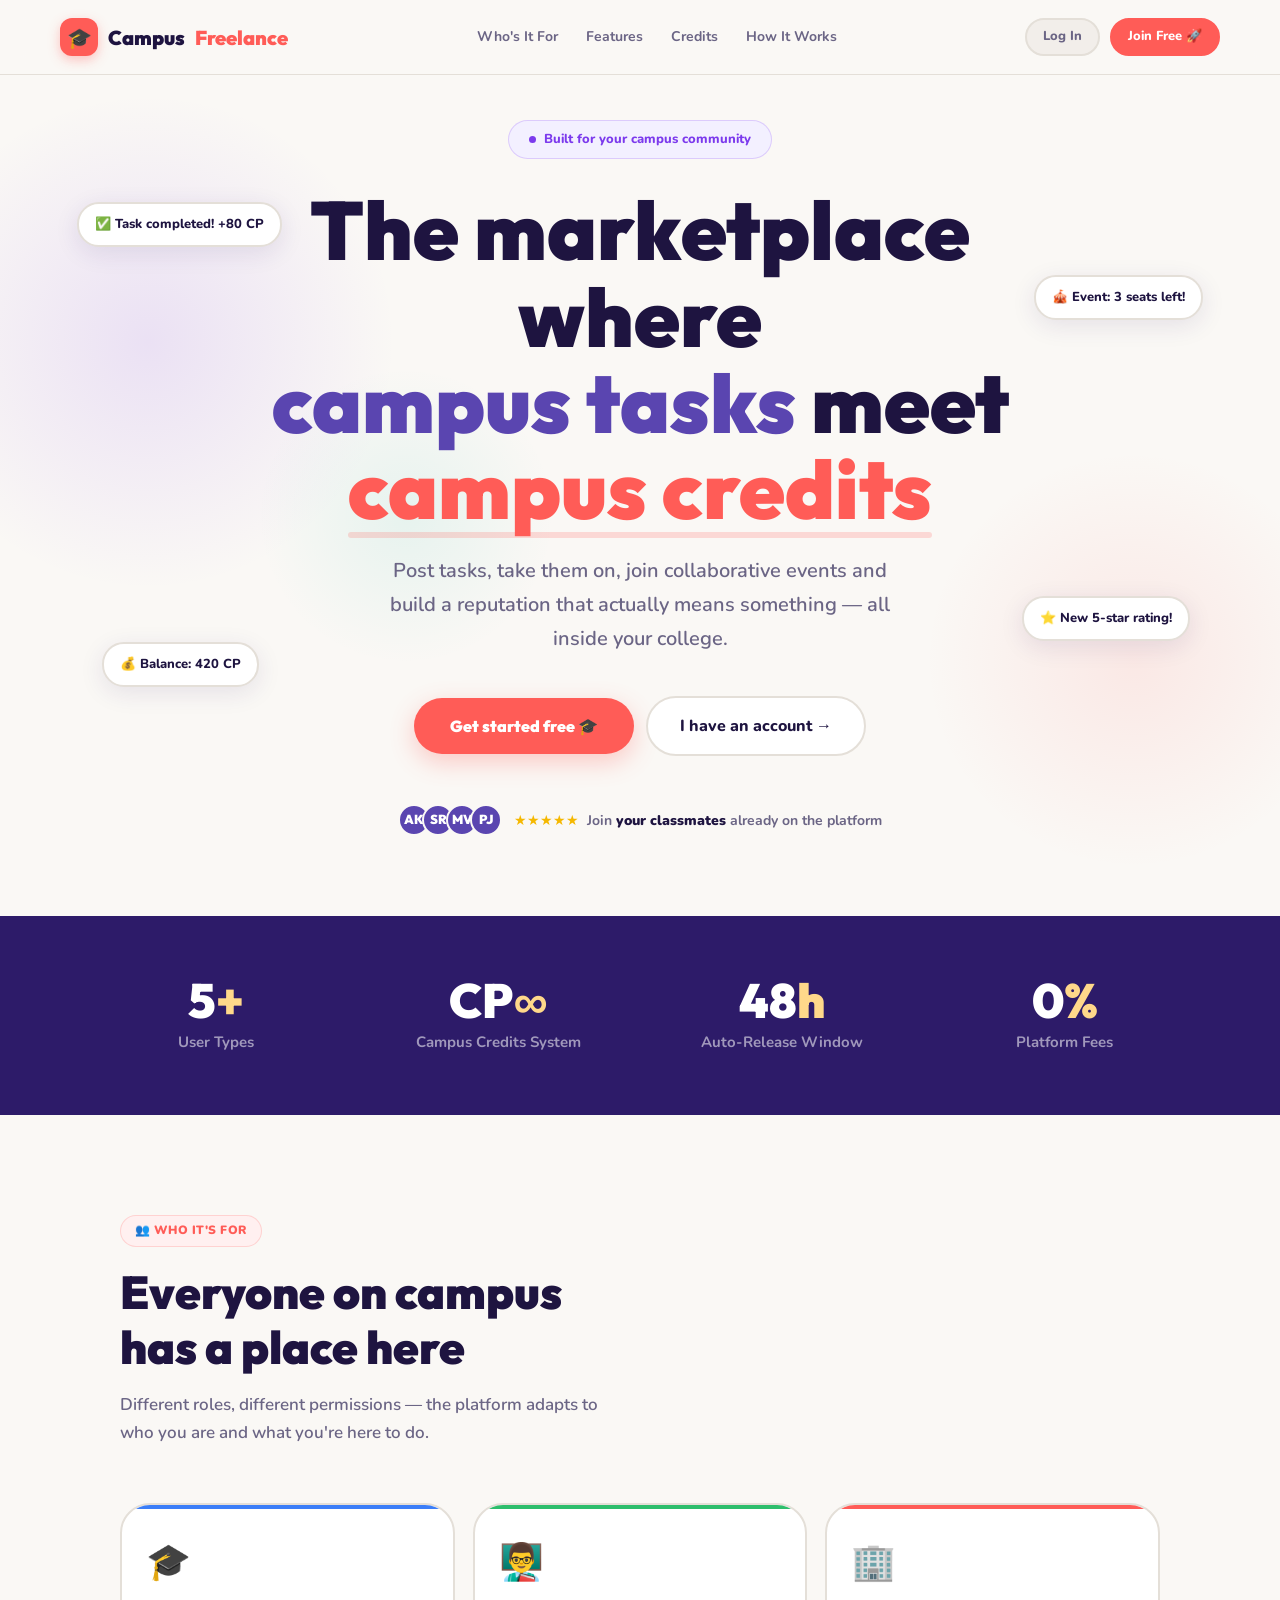
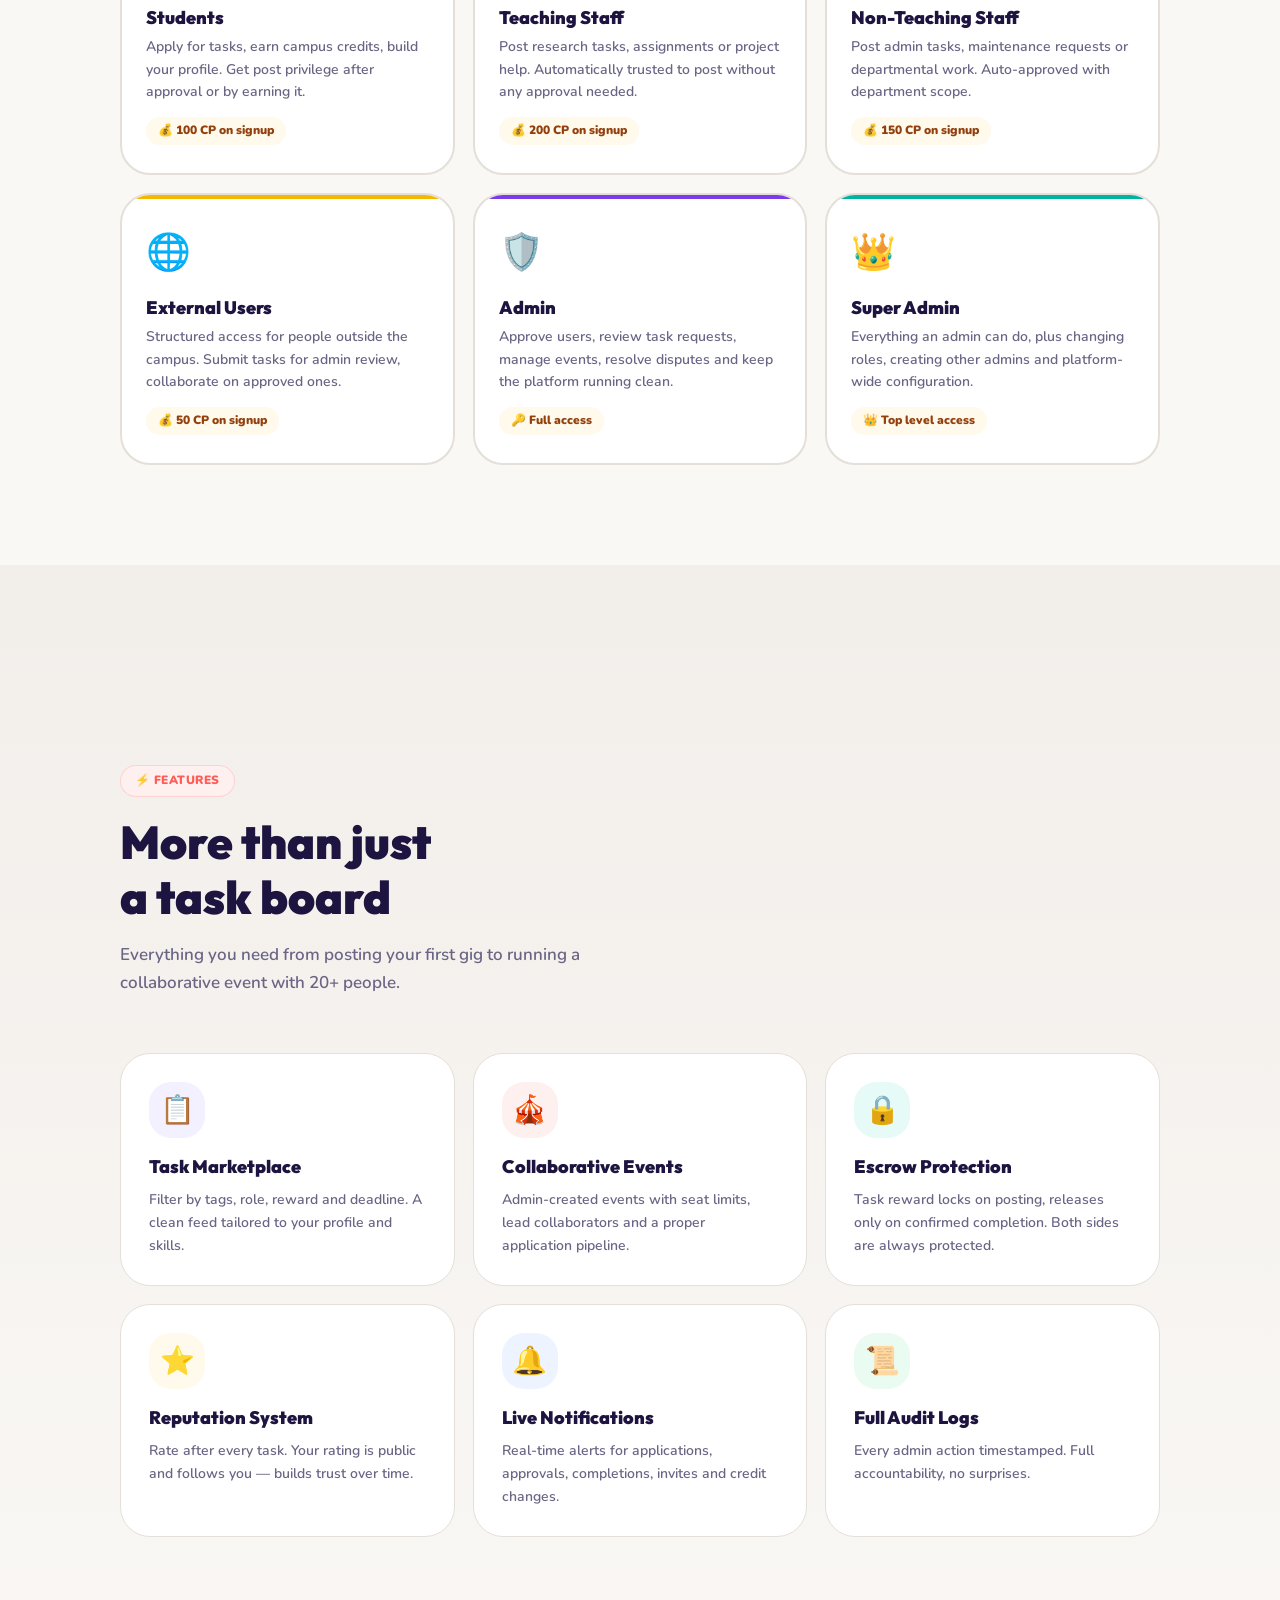
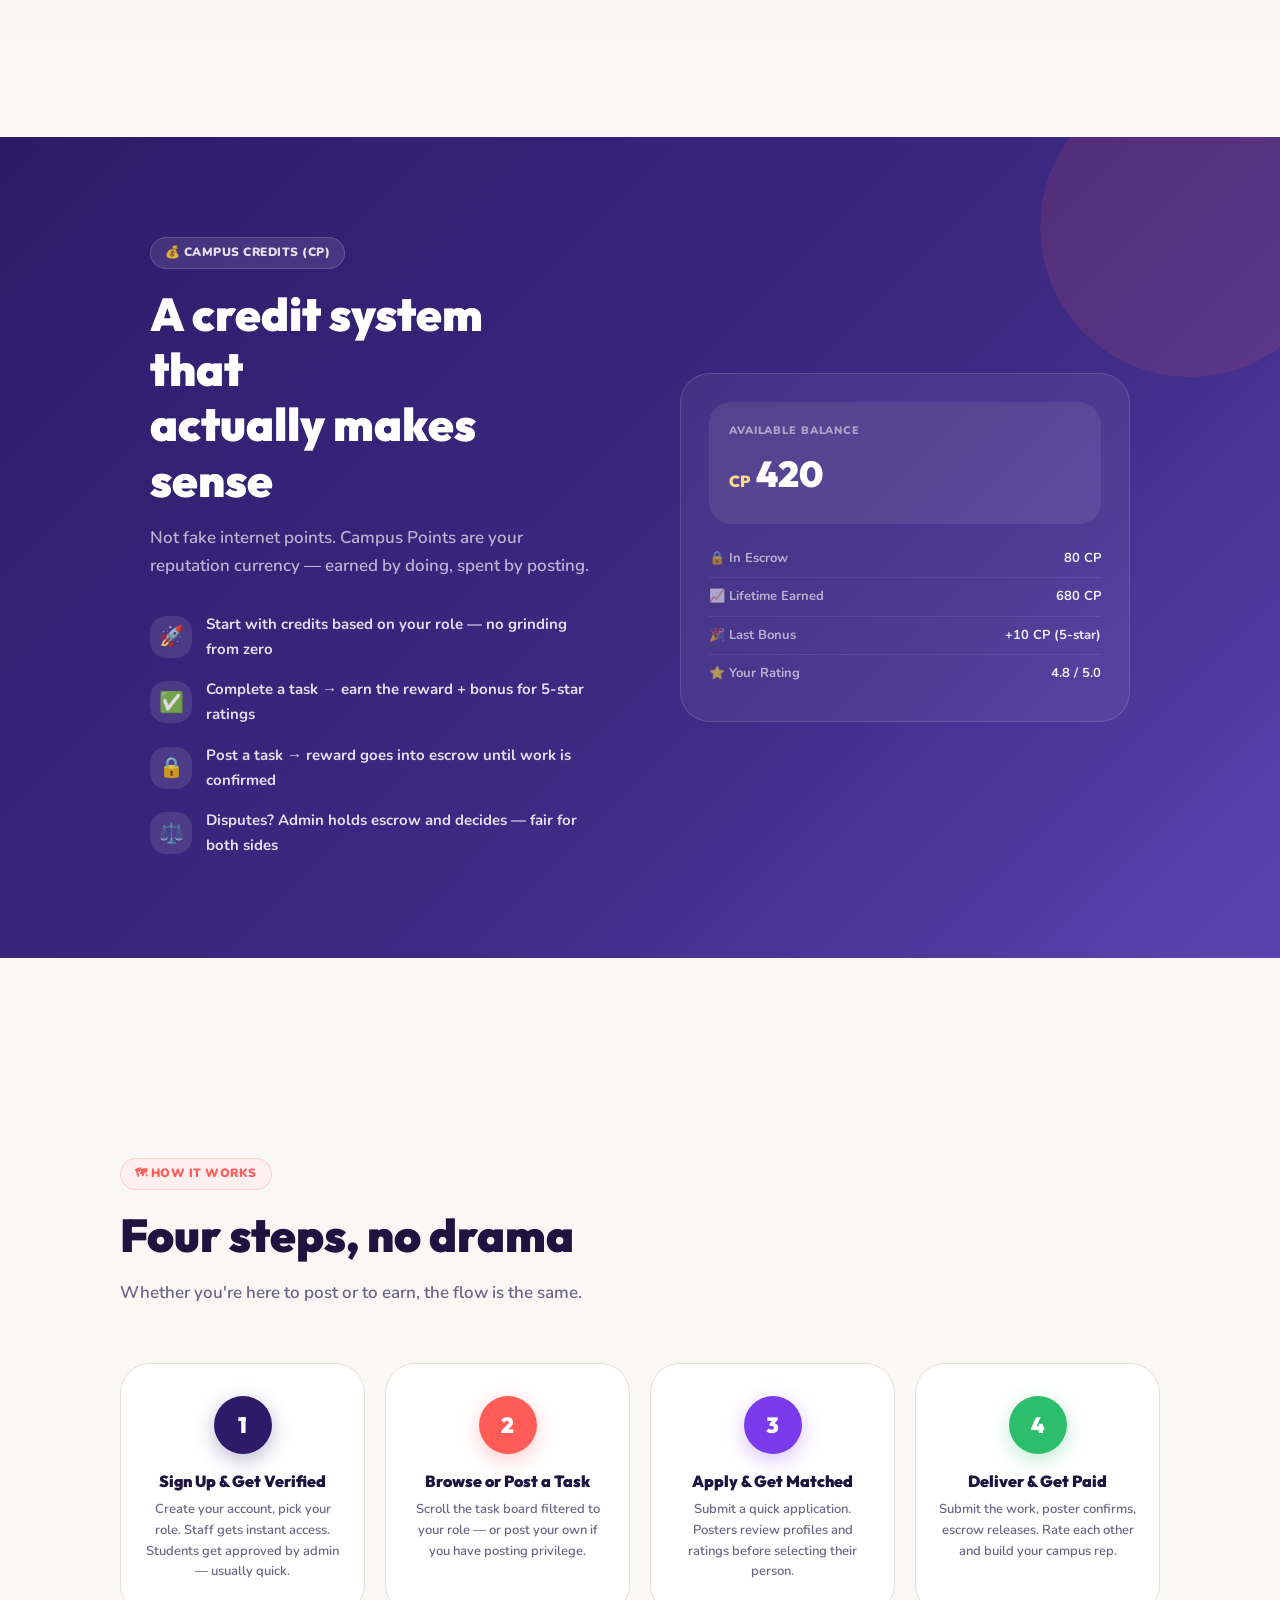
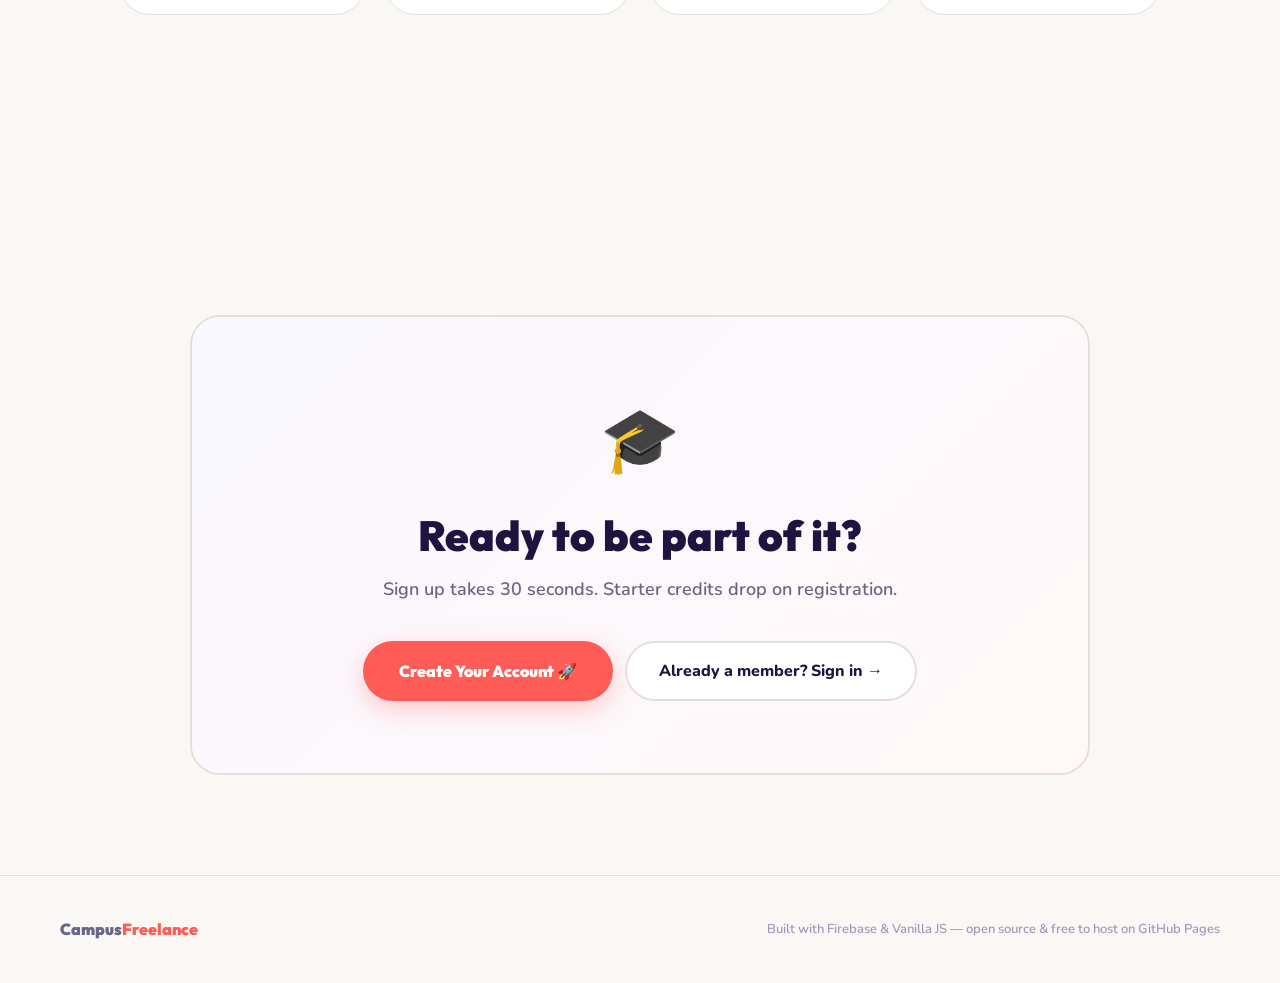
<file: index.html>
<!DOCTYPE html>
<html lang="en">
<head>
  <meta charset="UTF-8">
  <meta name="viewport" content="width=device-width, initial-scale=1.0">
  <title>CampusFreelance — Earn. Connect. Build. 🎓</title>
  <link rel="stylesheet" href="css/main.css">
  <style>
    body { background: var(--bg); overflow-x: hidden; }

    /* ── NAV ─────────────────────────────── */
    .nav {
      display: flex; align-items: center; justify-content: space-between;
      padding: 18px 60px;
      position: fixed; top: 0; left: 0; right: 0;
      z-index: 100;
      background: rgba(250,248,245,0.9);
      backdrop-filter: blur(12px);
      border-bottom: 1.5px solid var(--border);
    }

    .nav-logo {
      display: flex; align-items: center; gap: 10px;
      font-family: var(--font-head); font-size: 20px; font-weight: 900;
      color: var(--text);
    }

    .nav-logo-mark {
      width: 38px; height: 38px;
      background: var(--accent); border-radius: 12px;
      display: flex; align-items: center; justify-content: center;
      font-size: 20px;
      box-shadow: 0 4px 12px rgba(255,92,87,.35);
    }

    .nav-logo span { color: var(--accent); }

    .nav-links { display: flex; gap: 28px; }
    .nav-links a {
      font-size: 14px; font-weight: 700; color: var(--text-muted);
      text-decoration: none; transition: color .2s;
    }
    .nav-links a:hover { color: var(--text); }

    .nav-actions { display: flex; gap: 10px; }

    /* ── HERO ─────────────────────────────── */
    .hero {
      min-height: 100vh;
      display: flex; flex-direction: column;
      align-items: center; justify-content: center;
      text-align: center;
      padding: 120px 40px 80px;
      position: relative;
      overflow: hidden;
    }

    /* Warm gradient blobs */
    .hero-blob-1 {
      position: absolute; top: 10%; left: -8%;
      width: 500px; height: 500px;
      border-radius: 50%;
      background: radial-gradient(circle, rgba(124,58,237,0.12) 0%, transparent 70%);
      pointer-events: none;
    }

    .hero-blob-2 {
      position: absolute; bottom: 5%; right: -5%;
      width: 420px; height: 420px;
      border-radius: 50%;
      background: radial-gradient(circle, rgba(255,92,87,0.1) 0%, transparent 70%);
      pointer-events: none;
    }

    .hero-blob-3 {
      position: absolute; top: 40%; left: 20%;
      width: 300px; height: 300px;
      border-radius: 50%;
      background: radial-gradient(circle, rgba(0,180,160,0.08) 0%, transparent 70%);
      pointer-events: none;
    }

    /* FLOATING STICKERS — college vibes */
    .sticker {
      position: absolute;
      background: var(--card);
      border: 2px solid var(--border);
      border-radius: var(--radius-lg);
      padding: 10px 16px;
      font-size: 13px;
      font-weight: 800;
      color: var(--text);
      box-shadow: var(--shadow-md);
      white-space: nowrap;
      animation: float 6s ease-in-out infinite;
      z-index: 1;
    }

    .sticker-1 { top: 22%; left: 6%; animation-delay: 0s; }
    .sticker-2 { top: 30%; right: 6%; animation-delay: 1.5s; }
    .sticker-3 { bottom: 25%; left: 8%; animation-delay: 3s; }
    .sticker-4 { bottom: 30%; right: 7%; animation-delay: 4.5s; }

    @keyframes float {
      0%, 100% { transform: translateY(0) rotate(-2deg); }
      50%       { transform: translateY(-12px) rotate(2deg); }
    }

    /* PILL TAG */
    .hero-pill {
      display: inline-flex; align-items: center; gap: 8px;
      padding: 8px 20px;
      background: var(--purple-soft);
      border: 1.5px solid rgba(124,58,237,.2);
      border-radius: var(--radius-full);
      font-size: 13px; font-weight: 800;
      color: var(--purple);
      margin-bottom: 28px;
      position: relative; z-index: 1;
    }

    .hero-pill-dot {
      width: 7px; height: 7px;
      background: var(--purple);
      border-radius: 50%;
      animation: blink 1.4s ease infinite;
    }

    @keyframes blink { 0%, 100% { opacity: 1; } 50% { opacity: .3; } }

    .hero h1 {
      font-family: var(--font-head);
      font-size: clamp(42px, 6.5vw, 82px);
      font-weight: 900;
      line-height: 1.05;
      color: var(--text);
      max-width: 880px;
      margin-bottom: 22px;
      position: relative; z-index: 1;
    }

    .hero h1 .highlight {
      color: var(--accent);
      position: relative;
    }

    .hero h1 .highlight::after {
      content: '';
      position: absolute;
      bottom: 2px; left: 0; right: 0;
      height: 6px;
      background: var(--accent);
      border-radius: 3px;
      opacity: 0.2;
    }

    .hero h1 .wave { color: var(--primary-mid); }

    .hero p {
      font-size: clamp(16px, 2vw, 20px);
      color: var(--text-muted);
      max-width: 540px;
      line-height: 1.7;
      margin-bottom: 40px;
      font-weight: 600;
      position: relative; z-index: 1;
    }

    .hero-actions {
      display: flex; gap: 12px; align-items: center;
      flex-wrap: wrap; justify-content: center;
      position: relative; z-index: 1;
    }

    .btn-hero-primary {
      display: inline-flex; align-items: center; gap: 8px;
      padding: 15px 36px;
      background: var(--accent); color: #fff;
      border-radius: var(--radius-full);
      font-size: 16px; font-weight: 900;
      text-decoration: none; transition: all .25s;
      font-family: var(--font-head);
      box-shadow: 0 8px 24px rgba(255,92,87,.3);
    }

    .btn-hero-primary:hover {
      background: var(--accent-hover);
      transform: translateY(-3px);
      box-shadow: 0 12px 32px rgba(255,92,87,.4);
    }

    .btn-hero-ghost {
      display: inline-flex; align-items: center; gap: 8px;
      padding: 15px 32px;
      background: var(--card);
      border: 2px solid var(--border);
      color: var(--text);
      border-radius: var(--radius-full);
      font-size: 16px; font-weight: 800;
      text-decoration: none; transition: all .25s;
    }

    .btn-hero-ghost:hover { border-color: var(--primary-mid); background: var(--purple-soft); color: var(--primary); }

    /* TRUST STRIP */
    .trust-strip {
      display: flex; align-items: center; justify-content: center;
      gap: 8px; margin-top: 48px;
      position: relative; z-index: 1;
    }

    .trust-avatars {
      display: flex; margin-right: 4px;
    }

    .trust-avatars span {
      width: 32px; height: 32px;
      border-radius: 50%;
      border: 2.5px solid var(--bg);
      background: var(--primary-mid);
      display: flex; align-items: center; justify-content: center;
      font-size: 13px;
      margin-left: -8px;
      font-family: var(--font-head);
      font-weight: 900;
      color: #fff;
    }

    .trust-avatars span:first-child { margin-left: 0; }

    .trust-text { font-size: 14px; font-weight: 700; color: var(--text-muted); }
    .trust-text strong { color: var(--text); font-weight: 900; }

    .trust-stars { color: var(--yellow); font-size: 14px; }

    /* ── STATS SECTION ────────────────────── */
    .stats-section {
      background: var(--primary);
      padding: 60px 60px;
    }

    .stats-inner {
      max-width: 1100px;
      margin: 0 auto;
      display: grid;
      grid-template-columns: repeat(4, 1fr);
      gap: 32px;
    }

    .stat-item { text-align: center; }

    .stat-number {
      font-family: var(--font-head);
      font-size: 48px;
      font-weight: 900;
      color: #fff;
      line-height: 1;
    }

    .stat-number span { color: #ffd88a; }
    .stat-desc { font-size: 15px; color: rgba(255,255,255,0.55); margin-top: 6px; font-weight: 700; }

    /* ── ROLES SECTION ────────────────────── */
    .section-wrap {
      max-width: 1160px;
      margin: 0 auto;
      padding: 100px 60px;
    }

    .section-eyebrow {
      display: inline-flex; align-items: center; gap: 6px;
      padding: 5px 14px;
      background: var(--accent-soft);
      border: 1.5px solid rgba(255,92,87,.2);
      border-radius: var(--radius-full);
      font-size: 12px; font-weight: 900;
      color: var(--accent);
      letter-spacing: 0.04em;
      margin-bottom: 18px;
    }

    .section-title {
      font-family: var(--font-head);
      font-size: clamp(28px, 4vw, 46px);
      font-weight: 900;
      color: var(--text);
      margin-bottom: 16px;
    }

    .section-sub {
      font-size: 17px;
      color: var(--text-muted);
      max-width: 500px;
      line-height: 1.65;
      margin-bottom: 56px;
      font-weight: 600;
    }

    /* ROLE CARDS — like student ID cards */
    .roles-grid {
      display: grid;
      grid-template-columns: repeat(3, 1fr);
      gap: 18px;
    }

    .role-card-hero {
      padding: 28px 24px;
      background: var(--card);
      border: 2px solid var(--border);
      border-radius: var(--radius-xl);
      transition: all .25s;
      position: relative;
      overflow: hidden;
    }

    .role-card-hero::before {
      content: '';
      position: absolute;
      top: 0; left: 0; right: 0;
      height: 4px;
      background: var(--border);
      transition: background .25s;
    }

    .role-card-hero:nth-child(1)::before { background: var(--blue); }
    .role-card-hero:nth-child(2)::before { background: var(--green); }
    .role-card-hero:nth-child(3)::before { background: var(--accent); }
    .role-card-hero:nth-child(4)::before { background: var(--yellow); }
    .role-card-hero:nth-child(5)::before { background: var(--purple); }
    .role-card-hero:nth-child(6)::before { background: var(--teal); }

    .role-card-hero:hover {
      border-color: transparent;
      box-shadow: var(--shadow-lg);
      transform: translateY(-5px);
    }

    .role-emoji { font-size: 36px; margin-bottom: 14px; display: block; }

    .role-card-hero h3 {
      font-size: 18px; font-weight: 900;
      margin-bottom: 8px;
      font-family: var(--font-head);
    }

    .role-card-hero p { font-size: 14px; color: var(--text-muted); line-height: 1.6; font-weight: 600; }

    .role-starter {
      display: inline-flex; align-items: center; gap: 6px;
      margin-top: 14px;
      padding: 4px 12px;
      background: var(--yellow-soft);
      border-radius: var(--radius-full);
      font-size: 12px; font-weight: 900;
      color: #92400e;
    }

    /* ── FEATURES SECTION ────────────────── */
    .features-bg {
      background: linear-gradient(180deg, var(--bg-2) 0%, var(--bg) 100%);
      padding: 100px 0;
    }

    .features-grid {
      display: grid;
      grid-template-columns: repeat(3, 1fr);
      gap: 18px;
    }

    .feature-card-new {
      padding: 28px;
      background: var(--card);
      border: 1.5px solid var(--border);
      border-radius: var(--radius-xl);
      transition: all .25s;
    }

    .feature-card-new:hover {
      box-shadow: var(--shadow-lg);
      transform: translateY(-4px);
      border-color: var(--primary-mid);
    }

    .feat-icon-wrap {
      width: 56px; height: 56px;
      border-radius: var(--radius-lg);
      display: flex; align-items: center; justify-content: center;
      font-size: 28px;
      margin-bottom: 18px;
    }

    .feat-icon-wrap.violet { background: var(--purple-soft); }
    .feat-icon-wrap.coral  { background: var(--accent-soft); }
    .feat-icon-wrap.teal   { background: var(--teal-soft); }
    .feat-icon-wrap.blue   { background: var(--blue-soft); }
    .feat-icon-wrap.yellow { background: var(--yellow-soft); }
    .feat-icon-wrap.green  { background: var(--green-soft); }

    .feature-card-new h3 { font-size: 18px; font-weight: 900; margin-bottom: 10px; }
    .feature-card-new p  { font-size: 14px; color: var(--text-muted); line-height: 1.65; font-weight: 600; }

    /* ── HOW IT WORKS ────────────────────── */
    .how-section { padding: 100px 0; }

    .steps-grid {
      display: grid;
      grid-template-columns: repeat(4, 1fr);
      gap: 20px;
      position: relative;
    }

    .step-card {
      text-align: center;
      padding: 32px 20px;
      background: var(--card);
      border: 1.5px solid var(--border);
      border-radius: var(--radius-xl);
      position: relative;
    }

    .step-num-wrap {
      width: 58px; height: 58px;
      border-radius: 50%;
      background: var(--primary);
      display: flex; align-items: center; justify-content: center;
      margin: 0 auto 18px;
      font-family: var(--font-head); font-size: 22px; font-weight: 900;
      color: #fff;
      box-shadow: 0 6px 20px rgba(45,27,105,.3);
    }

    .step-card:nth-child(2) .step-num-wrap { background: var(--accent); box-shadow: 0 6px 20px rgba(255,92,87,.3); }
    .step-card:nth-child(3) .step-num-wrap { background: var(--purple); box-shadow: 0 6px 20px rgba(124,58,237,.3); }
    .step-card:nth-child(4) .step-num-wrap { background: var(--green);  box-shadow: 0 6px 20px rgba(45,190,108,.3); }

    .step-card h3 { font-size: 16px; font-weight: 900; margin-bottom: 8px; }
    .step-card p  { font-size: 13px; color: var(--text-muted); line-height: 1.6; font-weight: 600; }

    /* ── CREDIT EXPLAINER ─────────────────── */
    .credits-section {
      background: linear-gradient(135deg, var(--primary) 0%, #3d2b85 60%, var(--primary-mid) 100%);
      padding: 100px 0;
      overflow: hidden;
      position: relative;
    }

    .credits-section::before {
      content: '';
      position: absolute; top: -60px; right: -60px;
      width: 300px; height: 300px;
      border-radius: 50%;
      background: rgba(255,92,87,.12);
    }

    .credits-inner {
      max-width: 1100px;
      margin: 0 auto;
      padding: 0 60px;
      display: grid;
      grid-template-columns: 1fr 1fr;
      gap: 80px;
      align-items: center;
    }

    .credits-text .section-eyebrow {
      background: rgba(255,255,255,.1);
      border-color: rgba(255,255,255,.15);
      color: rgba(255,255,255,.85);
    }

    .credits-text .section-title { color: #fff; max-width: 400px; }
    .credits-text .section-sub   { color: rgba(255,255,255,.65); margin-bottom: 32px; }

    .credits-list { display: flex; flex-direction: column; gap: 16px; }

    .credits-list-item {
      display: flex; align-items: center; gap: 14px;
      color: rgba(255,255,255,.85); font-size: 15px; font-weight: 700;
    }

    .credits-list-icon {
      width: 42px; height: 42px;
      border-radius: var(--radius-md);
      background: rgba(255,255,255,.1);
      display: flex; align-items: center; justify-content: center;
      font-size: 20px;
      flex-shrink: 0;
    }

    .credits-visual {
      background: rgba(255,255,255,.06);
      border: 1.5px solid rgba(255,255,255,.12);
      border-radius: var(--radius-xl);
      padding: 28px;
    }

    .wallet-card-mock {
      background: rgba(255,255,255,.08);
      border-radius: var(--radius-lg);
      padding: 20px;
      margin-bottom: 16px;
    }

    .wallet-mock-label { font-size: 11px; font-weight: 900; color: rgba(255,255,255,.5); letter-spacing: .08em; margin-bottom: 4px; }
    .wallet-mock-value { font-family: var(--font-head); font-size: 36px; font-weight: 900; color: #fff; }
    .wallet-mock-value span { font-size: 16px; color: #ffd88a; }

    .wallet-mock-row {
      display: flex; justify-content: space-between;
      font-size: 13px; font-weight: 700;
      color: rgba(255,255,255,.6);
      padding: 8px 0;
      border-bottom: 1px solid rgba(255,255,255,.08);
    }

    .wallet-mock-row:last-child { border-bottom: none; }
    .wallet-mock-row strong { color: rgba(255,255,255,.9); }

    /* ── CTA ──────────────────────────────── */
    .cta-section { padding: 100px 60px; }

    .cta-card {
      max-width: 900px;
      margin: 0 auto;
      background: var(--card);
      border: 2px solid var(--border);
      border-radius: var(--radius-xl);
      padding: 72px 60px;
      text-align: center;
      position: relative;
      overflow: hidden;
    }

    .cta-card::before {
      content: '';
      position: absolute; inset: 0;
      background: linear-gradient(135deg, var(--purple-soft) 0%, var(--accent-soft) 100%);
      opacity: .5;
      border-radius: inherit;
    }

    .cta-card > * { position: relative; z-index: 1; }

    .cta-card h2 { font-size: 42px; font-weight: 900; margin-bottom: 14px; }
    .cta-card p  { font-size: 18px; color: var(--text-muted); margin-bottom: 36px; font-weight: 600; }

    /* ── FOOTER ────────────────────────────── */
    .footer {
      border-top: 1.5px solid var(--border);
      padding: 40px 60px;
      display: flex; align-items: center; justify-content: space-between;
      flex-wrap: wrap; gap: 16px;
    }

    .footer-logo { font-family: var(--font-head); font-size: 16px; font-weight: 900; color: var(--text-muted); }
    .footer-logo span { color: var(--accent); }
    .footer p { font-size: 13px; color: var(--text-light); font-weight: 600; }

    /* ANIMATIONS */
    @keyframes fadeUp {
      from { opacity: 0; transform: translateY(28px); }
      to   { opacity: 1; transform: translateY(0); }
    }

    .fade-up { animation: fadeUp .65s ease both; }
    .delay-1 { animation-delay: .1s; }
    .delay-2 { animation-delay: .2s; }
    .delay-3 { animation-delay: .3s; }
    .delay-4 { animation-delay: .4s; }

    /* RESPONSIVE */
    @media (max-width: 1000px) {
      .nav { padding: 14px 24px; }
      .nav-links { display: none; }
      .section-wrap, .stats-section, .cta-section { padding-left: 24px; padding-right: 24px; }
      .features-bg .section-wrap, .how-section .section-wrap { padding-left: 24px; padding-right: 24px; }
      .roles-grid { grid-template-columns: repeat(2, 1fr); }
      .features-grid { grid-template-columns: repeat(2, 1fr); }
      .steps-grid { grid-template-columns: repeat(2, 1fr); }
      .credits-inner { grid-template-columns: 1fr; gap: 40px; padding: 0 24px; }
      .footer { padding: 30px 24px; }
    }

    @media (max-width: 600px) {
      .hero h1 { font-size: 36px; }
      .roles-grid { grid-template-columns: 1fr; }
      .features-grid { grid-template-columns: 1fr; }
      .steps-grid { grid-template-columns: 1fr; }
      .stats-inner { grid-template-columns: repeat(2, 1fr); gap: 20px; }
      .sticker { display: none; }
      .cta-card { padding: 40px 24px; }
    }
  </style>
</head>
<body>

<!-- NAV -->
<nav class="nav">
  <div class="nav-logo">
    <div class="nav-logo-mark">🎓</div>
    Campus<span>Freelance</span>
  </div>
  <div class="nav-links">
    <a href="#roles">Who's It For</a>
    <a href="#features">Features</a>
    <a href="#credits">Credits</a>
    <a href="#how">How It Works</a>
  </div>
  <div class="nav-actions">
    <a href="login.html" class="btn btn-ghost btn-sm">Log In</a>
    <a href="register.html" class="btn btn-primary btn-sm">Join Free 🚀</a>
  </div>
</nav>

<!-- HERO -->
<section class="hero">
  <div class="hero-blob-1"></div>
  <div class="hero-blob-2"></div>
  <div class="hero-blob-3"></div>

  <!-- Floating stickers -->
  <div class="sticker sticker-1">✅ Task completed! +80 CP</div>
  <div class="sticker sticker-2">🎪 Event: 3 seats left!</div>
  <div class="sticker sticker-3">💰 Balance: 420 CP</div>
  <div class="sticker sticker-4">⭐ New 5-star rating!</div>

  <div class="hero-pill fade-up">
    <div class="hero-pill-dot"></div>
    Built for your campus community
  </div>

  <h1 class="fade-up delay-1">
    The marketplace where<br>
    <span class="wave">campus tasks</span> meet<br>
    <span class="highlight">campus credits</span>
  </h1>

  <p class="fade-up delay-2">
    Post tasks, take them on, join collaborative events and build a reputation that actually means something — all inside your college.
  </p>

  <div class="hero-actions fade-up delay-3">
    <a href="register.html" class="btn-hero-primary">Get started free 🎓</a>
    <a href="login.html" class="btn-hero-ghost">I have an account →</a>
  </div>

  <div class="trust-strip fade-up delay-4">
    <div class="trust-avatars">
      <span>AK</span><span>SR</span><span>MV</span><span>PJ</span>
    </div>
    <span class="trust-stars">★★★★★</span>
    <span class="trust-text">Join <strong>your classmates</strong> already on the platform</span>
  </div>
</section>

<!-- STATS -->
<div class="stats-section">
  <div class="stats-inner">
    <div class="stat-item">
      <div class="stat-number">5<span>+</span></div>
      <div class="stat-desc">User Types</div>
    </div>
    <div class="stat-item">
      <div class="stat-number">CP<span>∞</span></div>
      <div class="stat-desc">Campus Credits System</div>
    </div>
    <div class="stat-item">
      <div class="stat-number">48<span>h</span></div>
      <div class="stat-desc">Auto-Release Window</div>
    </div>
    <div class="stat-item">
      <div class="stat-number">0<span>%</span></div>
      <div class="stat-desc">Platform Fees</div>
    </div>
  </div>
</div>

<!-- ROLES -->
<div id="roles">
  <div class="section-wrap">
    <div class="section-eyebrow">👥 WHO IT'S FOR</div>
    <h2 class="section-title">Everyone on campus<br>has a place here</h2>
    <p class="section-sub">Different roles, different permissions — the platform adapts to who you are and what you're here to do.</p>

    <div class="roles-grid">
      <div class="role-card-hero">
        <span class="role-emoji">🎓</span>
        <h3>Students</h3>
        <p>Apply for tasks, earn campus credits, build your profile. Get post privilege after approval or by earning it.</p>
        <div class="role-starter">💰 100 CP on signup</div>
      </div>
      <div class="role-card-hero">
        <span class="role-emoji">👨‍🏫</span>
        <h3>Teaching Staff</h3>
        <p>Post research tasks, assignments or project help. Automatically trusted to post without any approval needed.</p>
        <div class="role-starter">💰 200 CP on signup</div>
      </div>
      <div class="role-card-hero">
        <span class="role-emoji">🏢</span>
        <h3>Non-Teaching Staff</h3>
        <p>Post admin tasks, maintenance requests or departmental work. Auto-approved with department scope.</p>
        <div class="role-starter">💰 150 CP on signup</div>
      </div>
      <div class="role-card-hero">
        <span class="role-emoji">🌐</span>
        <h3>External Users</h3>
        <p>Structured access for people outside the campus. Submit tasks for admin review, collaborate on approved ones.</p>
        <div class="role-starter">💰 50 CP on signup</div>
      </div>
      <div class="role-card-hero">
        <span class="role-emoji">🛡️</span>
        <h3>Admin</h3>
        <p>Approve users, review task requests, manage events, resolve disputes and keep the platform running clean.</p>
        <div class="role-starter">🔑 Full access</div>
      </div>
      <div class="role-card-hero">
        <span class="role-emoji">👑</span>
        <h3>Super Admin</h3>
        <p>Everything an admin can do, plus changing roles, creating other admins and platform-wide configuration.</p>
        <div class="role-starter">👑 Top level access</div>
      </div>
    </div>
  </div>
</div>

<!-- FEATURES -->
<div id="features" class="features-bg">
  <div class="section-wrap">
    <div class="section-eyebrow">⚡ FEATURES</div>
    <h2 class="section-title">More than just<br>a task board</h2>
    <p class="section-sub">Everything you need from posting your first gig to running a collaborative event with 20+ people.</p>

    <div class="features-grid">
      <div class="feature-card-new">
        <div class="feat-icon-wrap violet">📋</div>
        <h3>Task Marketplace</h3>
        <p>Filter by tags, role, reward and deadline. A clean feed tailored to your profile and skills.</p>
      </div>
      <div class="feature-card-new">
        <div class="feat-icon-wrap coral">🎪</div>
        <h3>Collaborative Events</h3>
        <p>Admin-created events with seat limits, lead collaborators and a proper application pipeline.</p>
      </div>
      <div class="feature-card-new">
        <div class="feat-icon-wrap teal">🔒</div>
        <h3>Escrow Protection</h3>
        <p>Task reward locks on posting, releases only on confirmed completion. Both sides are always protected.</p>
      </div>
      <div class="feature-card-new">
        <div class="feat-icon-wrap yellow">⭐</div>
        <h3>Reputation System</h3>
        <p>Rate after every task. Your rating is public and follows you — builds trust over time.</p>
      </div>
      <div class="feature-card-new">
        <div class="feat-icon-wrap blue">🔔</div>
        <h3>Live Notifications</h3>
        <p>Real-time alerts for applications, approvals, completions, invites and credit changes.</p>
      </div>
      <div class="feature-card-new">
        <div class="feat-icon-wrap green">📜</div>
        <h3>Full Audit Logs</h3>
        <p>Every admin action timestamped. Full accountability, no surprises.</p>
      </div>
    </div>
  </div>
</div>

<!-- CREDITS EXPLAINER -->
<div id="credits" class="credits-section">
  <div class="credits-inner">
    <div class="credits-text">
      <div class="section-eyebrow">💰 CAMPUS CREDITS (CP)</div>
      <h2 class="section-title">A credit system that<br>actually makes sense</h2>
      <p class="section-sub">Not fake internet points. Campus Points are your reputation currency — earned by doing, spent by posting.</p>

      <div class="credits-list">
        <div class="credits-list-item">
          <div class="credits-list-icon">🚀</div>
          <span>Start with credits based on your role — no grinding from zero</span>
        </div>
        <div class="credits-list-item">
          <div class="credits-list-icon">✅</div>
          <span>Complete a task → earn the reward + bonus for 5-star ratings</span>
        </div>
        <div class="credits-list-item">
          <div class="credits-list-icon">🔒</div>
          <span>Post a task → reward goes into escrow until work is confirmed</span>
        </div>
        <div class="credits-list-item">
          <div class="credits-list-icon">⚖️</div>
          <span>Disputes? Admin holds escrow and decides — fair for both sides</span>
        </div>
      </div>
    </div>

    <div class="credits-visual">
      <div class="wallet-card-mock">
        <div class="wallet-mock-label">AVAILABLE BALANCE</div>
        <div class="wallet-mock-value"><span>CP</span> 420</div>
      </div>
      <div class="wallet-mock-row">
        <span>🔒 In Escrow</span>
        <strong>80 CP</strong>
      </div>
      <div class="wallet-mock-row">
        <span>📈 Lifetime Earned</span>
        <strong>680 CP</strong>
      </div>
      <div class="wallet-mock-row">
        <span>🎉 Last Bonus</span>
        <strong>+10 CP (5-star)</strong>
      </div>
      <div class="wallet-mock-row">
        <span>⭐ Your Rating</span>
        <strong>4.8 / 5.0</strong>
      </div>
    </div>
  </div>
</div>

<!-- HOW IT WORKS -->
<div id="how" class="how-section">
  <div class="section-wrap">
    <div class="section-eyebrow">🗺 HOW IT WORKS</div>
    <h2 class="section-title">Four steps, no drama</h2>
    <p class="section-sub">Whether you're here to post or to earn, the flow is the same.</p>

    <div class="steps-grid">
      <div class="step-card">
        <div class="step-num-wrap">1</div>
        <h3>Sign Up & Get Verified</h3>
        <p>Create your account, pick your role. Staff gets instant access. Students get approved by admin — usually quick.</p>
      </div>
      <div class="step-card">
        <div class="step-num-wrap">2</div>
        <h3>Browse or Post a Task</h3>
        <p>Scroll the task board filtered to your role — or post your own if you have posting privilege.</p>
      </div>
      <div class="step-card">
        <div class="step-num-wrap">3</div>
        <h3>Apply & Get Matched</h3>
        <p>Submit a quick application. Posters review profiles and ratings before selecting their person.</p>
      </div>
      <div class="step-card">
        <div class="step-num-wrap">4</div>
        <h3>Deliver & Get Paid</h3>
        <p>Submit the work, poster confirms, escrow releases. Rate each other and build your campus rep.</p>
      </div>
    </div>
  </div>
</div>

<!-- CTA -->
<div class="cta-section">
  <div class="cta-card">
    <div style="font-size:64px;margin-bottom:16px">🎓</div>
    <h2>Ready to be part of it?</h2>
    <p>Sign up takes 30 seconds. Starter credits drop on registration.</p>
    <div style="display:flex;gap:12px;justify-content:center;flex-wrap:wrap">
      <a href="register.html" class="btn-hero-primary">Create Your Account 🚀</a>
      <a href="login.html" class="btn-hero-ghost">Already a member? Sign in →</a>
    </div>
  </div>
</div>

<!-- FOOTER -->
<footer class="footer">
  <div class="footer-logo">Campus<span>Freelance</span></div>
  <p>Built with Firebase & Vanilla JS — open source & free to host on GitHub Pages</p>
</footer>

</body>
</html>
</file>
<file: css/main.css>
@import url('https://fonts.googleapis.com/css2?family=Nunito:ital,wght@0,400;0,500;0,600;0,700;0,800;0,900;1,400&family=Outfit:wght@400;500;600;700;800;900&display=swap');

/* ═══════════════════════════════════════════
   CAMPUS FREELANCE — DESIGN SYSTEM 🎓
═══════════════════════════════════════════ */
:root {
  --primary:       #2d1b69;
  --primary-light: #3d2b85;
  --primary-mid:   #5a45b0;
  --accent:        #ff5c57;
  --accent-hover:  #e54e49;
  --accent-soft:   #fff0f0;

  --teal:          #00b4a0;
  --teal-soft:     #e6faf8;
  --blue:          #3b7ef8;
  --blue-soft:     #eef4ff;
  --green:         #2dbe6c;
  --green-soft:    #eafbf1;
  --yellow:        #f5b800;
  --yellow-soft:   #fffaeb;
  --red:           #ef4444;
  --red-soft:      #fff0f0;
  --purple:        #7c3aed;
  --purple-soft:   #f3f0ff;
  --orange:        #ff7b33;
  --orange-soft:   #fff4ed;

  --bg:            #faf8f5;
  --bg-2:          #f2eeea;
  --card:          #ffffff;
  --border:        #e4dfd8;
  --border-light:  #f0ece7;
  --text:          #1e1440;
  --text-muted:    #6b6585;
  --text-light:    #a098bc;

  --shadow-sm:  0 2px 8px rgba(45,27,105,.06);
  --shadow-md:  0 6px 24px rgba(45,27,105,.10);
  --shadow-lg:  0 12px 40px rgba(45,27,105,.13);
  --shadow-xl:  0 24px 64px rgba(45,27,105,.18);

  --radius-sm:   10px;
  --radius-md:   16px;
  --radius-lg:   22px;
  --radius-xl:   30px;
  --radius-full: 9999px;

  --font-head: 'Outfit', sans-serif;
  --font-body: 'Nunito', sans-serif;

  --sidebar-w: 268px;
  --header-h:  64px;
  --transition: 0.2s ease;
}

*,*::before,*::after{box-sizing:border-box;margin:0;padding:0}
html{scroll-behavior:smooth}
body{font-family:var(--font-body);font-size:15px;color:var(--text);background:var(--bg);line-height:1.65;-webkit-font-smoothing:antialiased}
h1,h2,h3,h4,h5,h6{font-family:var(--font-head);font-weight:800;line-height:1.2;color:var(--text)}
a{color:inherit;text-decoration:none}
img{max-width:100%;display:block}
ul,ol{list-style:none}
input,button,select,textarea{font-family:var(--font-body)}
button{cursor:pointer;border:none;background:none}

/* BUTTONS */
.btn{display:inline-flex;align-items:center;gap:7px;padding:10px 22px;border-radius:var(--radius-full);font-family:var(--font-body);font-size:14px;font-weight:800;transition:all var(--transition);white-space:nowrap;border:2px solid transparent}
.btn-primary{background:var(--accent);color:#fff;border-color:var(--accent)}
.btn-primary:hover{background:var(--accent-hover);border-color:var(--accent-hover);transform:translateY(-2px);box-shadow:0 6px 20px rgba(255,92,87,.35)}
.btn-secondary{background:var(--primary);color:#fff;border-color:var(--primary)}
.btn-secondary:hover{background:var(--primary-light);transform:translateY(-2px)}
.btn-outline{background:transparent;color:var(--accent);border-color:var(--accent)}
.btn-outline:hover{background:var(--accent);color:#fff}
.btn-ghost{background:var(--bg-2);color:var(--text-muted);border-color:var(--border)}
.btn-ghost:hover{background:var(--border);color:var(--text)}
.btn-danger{background:var(--red);color:#fff;border-color:var(--red)}
.btn-danger:hover{opacity:.88;transform:translateY(-1px)}
.btn-success{background:var(--green);color:#fff;border-color:var(--green)}
.btn-success:hover{opacity:.9;transform:translateY(-1px)}
.btn-sm{padding:6px 16px;font-size:13px}
.btn-lg{padding:13px 32px;font-size:16px}
.btn-block{width:100%;justify-content:center}
.btn:disabled{opacity:.45;cursor:not-allowed;transform:none!important;box-shadow:none!important}

/* FORMS */
.form-group{margin-bottom:18px}
.form-label{display:block;font-size:13px;font-weight:800;color:var(--text);margin-bottom:6px}
.form-input,.form-select,.form-textarea{width:100%;padding:11px 16px;border:2px solid var(--border);border-radius:var(--radius-md);font-family:var(--font-body);font-size:14px;font-weight:500;color:var(--text);background:var(--card);transition:all var(--transition);outline:none}
.form-input:focus,.form-select:focus,.form-textarea:focus{border-color:var(--primary-mid);box-shadow:0 0 0 4px rgba(90,69,176,.12)}
.form-input::placeholder{color:var(--text-light);font-weight:400}
.form-textarea{resize:vertical;min-height:100px}
.form-select{appearance:none;cursor:pointer}
.form-hint{font-size:12px;color:var(--text-muted);margin-top:5px;font-weight:600}
.form-error{font-size:12px;font-weight:800;color:var(--red);margin-top:5px;display:none}
.form-error.show{display:block}
.input-group{position:relative;display:flex;align-items:center}
.input-group .form-input{padding-left:44px}
.input-group .input-icon{position:absolute;left:15px;color:var(--text-light);font-size:16px;pointer-events:none}

/* CARDS */
.card{background:var(--card);border:1.5px solid var(--border);border-radius:var(--radius-lg);padding:24px;box-shadow:var(--shadow-sm)}
.card-header{display:flex;align-items:center;justify-content:space-between;margin-bottom:18px;padding-bottom:14px;border-bottom:1.5px solid var(--border-light)}
.card-title{font-family:var(--font-head);font-size:16px;font-weight:800;color:var(--text)}

/* BADGES */
.badge{display:inline-flex;align-items:center;gap:4px;padding:4px 12px;border-radius:var(--radius-full);font-size:12px;font-weight:800}
.badge-orange{background:var(--orange-soft);color:#a33a0a}
.badge-blue{background:var(--blue-soft);color:#1952b3}
.badge-green{background:var(--green-soft);color:#177a45}
.badge-yellow{background:var(--yellow-soft);color:#9a6a00}
.badge-red{background:var(--red-soft);color:#c22020}
.badge-purple{background:var(--purple-soft);color:#5f28e0}
.badge-gray{background:var(--bg-2);color:var(--text-muted)}
.badge-dark{background:var(--primary);color:#fff}
.badge-teal{background:var(--teal-soft);color:#006e64}

.tag{display:inline-flex;align-items:center;padding:4px 12px;background:var(--bg-2);border:1.5px solid var(--border);border-radius:var(--radius-full);font-size:12px;font-weight:700;color:var(--text-muted);transition:all var(--transition);cursor:default}
.tag:hover,.tag.active{background:var(--purple-soft);border-color:var(--purple);color:var(--purple)}

/* TASK CARDS */
.task-card{background:var(--card);border:1.5px solid var(--border);border-radius:var(--radius-lg);padding:20px;transition:all .25s;position:relative;overflow:hidden}
.task-card::before{content:'';position:absolute;left:0;top:0;bottom:0;width:5px;background:var(--border);border-radius:5px 0 0 5px;transition:background var(--transition)}
.task-card:hover{border-color:var(--primary-mid);box-shadow:var(--shadow-md);transform:translateY(-3px)}
.task-card:hover::before{background:var(--accent)}
.task-card.event-task::before{background:var(--purple)}
.task-card-header{display:flex;align-items:flex-start;justify-content:space-between;gap:12px;margin-bottom:10px}
.task-card-title{font-family:var(--font-head);font-size:16px;font-weight:800}
.task-card-meta{display:flex;align-items:center;gap:14px;font-size:13px;color:var(--text-muted);font-weight:600;margin:10px 0;flex-wrap:wrap}
.task-card-tags{display:flex;flex-wrap:wrap;gap:6px;margin:10px 0}
.task-card-footer{display:flex;align-items:center;justify-content:space-between;padding-top:12px;border-top:1.5px solid var(--border-light);flex-wrap:wrap;gap:8px}
.task-reward{font-family:var(--font-head);font-size:22px;font-weight:900;color:var(--primary)}
.task-reward small{font-size:13px;font-weight:600;color:var(--text-muted);font-family:var(--font-body)}

/* SEAT BAR */
.seat-bar{margin:12px 0}
.seat-bar-label{display:flex;justify-content:space-between;font-size:12px;font-weight:700;color:var(--text-muted);margin-bottom:6px}
.seat-bar-track{height:8px;background:var(--bg-2);border-radius:var(--radius-full);overflow:hidden}
.seat-bar-fill{height:100%;background:linear-gradient(90deg,var(--purple),var(--blue));border-radius:var(--radius-full);transition:width .5s}

/* STAT CARDS */
.stat-card{background:var(--card);border:1.5px solid var(--border);border-radius:var(--radius-lg);padding:20px 22px;display:flex;align-items:center;gap:16px;transition:all .25s}
.stat-card:hover{box-shadow:var(--shadow-md);transform:translateY(-3px)}
.stat-icon{width:52px;height:52px;border-radius:var(--radius-md);display:flex;align-items:center;justify-content:center;font-size:24px;flex-shrink:0}
.stat-icon.orange{background:var(--orange-soft)}
.stat-icon.blue{background:var(--blue-soft)}
.stat-icon.green{background:var(--green-soft)}
.stat-icon.purple{background:var(--purple-soft)}
.stat-icon.teal{background:var(--teal-soft)}
.stat-info{flex:1}
.stat-value{font-family:var(--font-head);font-size:30px;font-weight:900;color:var(--text);line-height:1}
.stat-label{font-size:13px;font-weight:700;color:var(--text-muted);margin-top:4px}
.stat-change{font-size:12px;font-weight:800;margin-top:2px}
.stat-change.up{color:var(--green)}
.stat-change.down{color:var(--red)}

/* TABLES */
.table-wrap{overflow-x:auto}
table{width:100%;border-collapse:collapse;font-size:14px}
thead th{text-align:left;padding:12px 16px;font-size:11px;font-weight:900;text-transform:uppercase;letter-spacing:.08em;color:var(--text-muted);background:var(--bg);border-bottom:1.5px solid var(--border)}
tbody td{padding:13px 16px;border-bottom:1px solid var(--border-light);vertical-align:middle;font-weight:600}
tbody tr:last-child td{border-bottom:none}
tbody tr:hover{background:var(--bg)}

/* MODAL */
.modal-overlay{position:fixed;inset:0;background:rgba(29,20,64,.55);backdrop-filter:blur(6px);z-index:1000;display:flex;align-items:center;justify-content:center;padding:24px;opacity:0;visibility:hidden;transition:all .3s}
.modal-overlay.show{opacity:1;visibility:visible}
.modal{background:var(--card);border-radius:var(--radius-xl);padding:32px;max-width:520px;width:100%;box-shadow:var(--shadow-xl);transform:translateY(20px) scale(.98);transition:transform .3s;max-height:90vh;overflow-y:auto}
.modal-overlay.show .modal{transform:translateY(0) scale(1)}
.modal-header{display:flex;align-items:center;justify-content:space-between;margin-bottom:24px}
.modal-title{font-family:var(--font-head);font-size:20px;font-weight:800}
.modal-close{width:34px;height:34px;border-radius:50%;background:var(--bg-2);display:flex;align-items:center;justify-content:center;font-size:18px;color:var(--text-muted);transition:all var(--transition)}
.modal-close:hover{background:var(--red-soft);color:var(--red)}

/* TOAST */
.toast-container{position:fixed;top:20px;right:20px;z-index:2000;display:flex;flex-direction:column;gap:10px}
.toast{display:flex;align-items:center;gap:12px;padding:14px 20px;border-radius:var(--radius-lg);box-shadow:var(--shadow-lg);font-size:14px;font-weight:700;min-width:280px;animation:slideIn .35s cubic-bezier(.34,1.56,.64,1);color:#fff}
.toast.success{background:var(--green)}
.toast.error{background:var(--red)}
.toast.info{background:var(--primary-mid)}
.toast.warning{background:var(--yellow);color:var(--text)}
@keyframes slideIn{from{transform:translateX(120%) scale(.8);opacity:0}to{transform:translateX(0) scale(1);opacity:1}}
@keyframes slideOut{from{transform:translateX(0);opacity:1}to{transform:translateX(120%);opacity:0}}

/* ALERTS */
.alert{padding:14px 18px;border-radius:var(--radius-md);font-size:14px;font-weight:600;display:flex;align-items:flex-start;gap:10px;border:1.5px solid transparent}
.alert-info{background:var(--blue-soft);border-color:#bfdbfe;color:#1d4ed8}
.alert-success{background:var(--green-soft);border-color:#bbf7d0;color:#15803d}
.alert-warning{background:var(--yellow-soft);border-color:#fde68a;color:#92400e}
.alert-error{background:var(--red-soft);border-color:#fecaca;color:#991b1b}

/* AVATAR */
.avatar{width:40px;height:40px;border-radius:50%;background:var(--primary);display:flex;align-items:center;justify-content:center;color:#fff;font-family:var(--font-head);font-weight:900;font-size:15px;flex-shrink:0}
.avatar-sm{width:32px;height:32px;font-size:12px}
.avatar-lg{width:56px;height:56px;font-size:20px}
.avatar-xl{width:80px;height:80px;font-size:28px}

/* MISC */
.stars{display:inline-flex;gap:2px;color:var(--yellow);font-size:14px}
.divider{height:1.5px;background:var(--border);margin:24px 0}
.divider-text{display:flex;align-items:center;gap:12px;color:var(--text-light);font-size:13px;font-weight:700}
.divider-text::before,.divider-text::after{content:'';flex:1;height:1.5px;background:var(--border)}

.empty-state{text-align:center;padding:60px 24px;color:var(--text-muted)}
.empty-state-icon{font-size:52px;margin-bottom:16px}
.empty-state h3{font-size:18px;font-weight:800;color:var(--text-muted);margin-bottom:8px}
.empty-state p{font-size:14px;font-weight:500;margin-bottom:20px}

.spinner{width:18px;height:18px;border:2.5px solid rgba(255,255,255,.3);border-top-color:#fff;border-radius:50%;animation:spin .65s linear infinite;display:inline-block}
.spinner-dark{border-color:rgba(45,27,105,.15);border-top-color:var(--primary)}
@keyframes spin{to{transform:rotate(360deg)}}

.credit-chip{display:inline-flex;align-items:center;gap:6px;padding:6px 16px;background:var(--yellow-soft);border:1.5px solid rgba(245,184,0,.3);border-radius:var(--radius-full);font-weight:900;font-size:14px;color:#8a6000;font-family:var(--font-head)}

.user-row{display:flex;align-items:center;gap:10px}
.user-row-info h4{font-size:14px;font-weight:800}
.user-row-info p{font-size:12px;color:var(--text-muted);font-weight:500}

/* GRIDS */
.grid-2{display:grid;grid-template-columns:repeat(2,1fr);gap:20px}
.grid-3{display:grid;grid-template-columns:repeat(3,1fr);gap:20px}
.grid-4{display:grid;grid-template-columns:repeat(4,1fr);gap:16px}
.task-grid{display:grid;grid-template-columns:repeat(auto-fill,minmax(330px,1fr));gap:18px}

/* TABS */
.tabs{display:flex;gap:4px;border-bottom:2px solid var(--border);margin-bottom:24px}
.tab-btn{padding:10px 20px;font-size:14px;font-weight:800;color:var(--text-muted);background:none;border:none;border-bottom:3px solid transparent;margin-bottom:-2px;transition:all var(--transition);cursor:pointer;border-radius:var(--radius-sm) var(--radius-sm) 0 0}
.tab-btn:hover{color:var(--text);background:var(--bg-2)}
.tab-btn.active{color:var(--primary);border-bottom-color:var(--accent);background:var(--card)}
.tab-content{display:none}
.tab-content.active{display:block}

/* SEARCH */
.search-bar{position:relative;flex:1}
.search-bar input{width:100%;padding:10px 14px 10px 44px;border:1.5px solid var(--border);border-radius:var(--radius-full);font-size:14px;font-weight:600;background:var(--card);transition:all var(--transition);outline:none;font-family:var(--font-body)}
.search-bar input:focus{border-color:var(--primary-mid);box-shadow:0 0 0 4px rgba(90,69,176,.1)}
.search-bar .search-icon{position:absolute;left:15px;top:50%;transform:translateY(-50%);color:var(--text-light);font-size:16px}

/* TAG INPUT */
.tag-input-wrap{display:flex;flex-wrap:wrap;gap:8px;padding:10px 14px;border:1.5px solid var(--border);border-radius:var(--radius-md);min-height:48px;cursor:text;transition:all var(--transition);background:var(--card)}
.tag-input-wrap:focus-within{border-color:var(--primary-mid);box-shadow:0 0 0 4px rgba(90,69,176,.1)}
.tag-input-wrap input{border:none;outline:none;font-size:14px;flex:1;min-width:120px;background:transparent;font-family:var(--font-body);font-weight:500}
.tag-chip{display:inline-flex;align-items:center;gap:5px;padding:4px 12px;background:var(--purple-soft);border:1.5px solid rgba(124,58,237,.25);border-radius:var(--radius-full);font-size:12px;font-weight:800;color:var(--purple)}
.tag-chip button{font-size:14px;color:var(--purple);line-height:1;padding:0}

/* PAGINATION */
.pagination{display:flex;align-items:center;gap:6px;justify-content:center;margin-top:24px}
.page-btn{width:36px;height:36px;border-radius:var(--radius-md);border:1.5px solid var(--border);background:var(--card);font-size:14px;font-weight:800;color:var(--text-muted);display:flex;align-items:center;justify-content:center;transition:all var(--transition);cursor:pointer}
.page-btn:hover,.page-btn.active{background:var(--accent);border-color:var(--accent);color:#fff}

::-webkit-scrollbar{width:6px;height:6px}
::-webkit-scrollbar-track{background:transparent}
::-webkit-scrollbar-thumb{background:var(--border);border-radius:6px}
::-webkit-scrollbar-thumb:hover{background:var(--text-light)}

@media(max-width:768px){.grid-2,.grid-3,.grid-4{grid-template-columns:1fr}.task-grid{grid-template-columns:1fr}}
</file>
